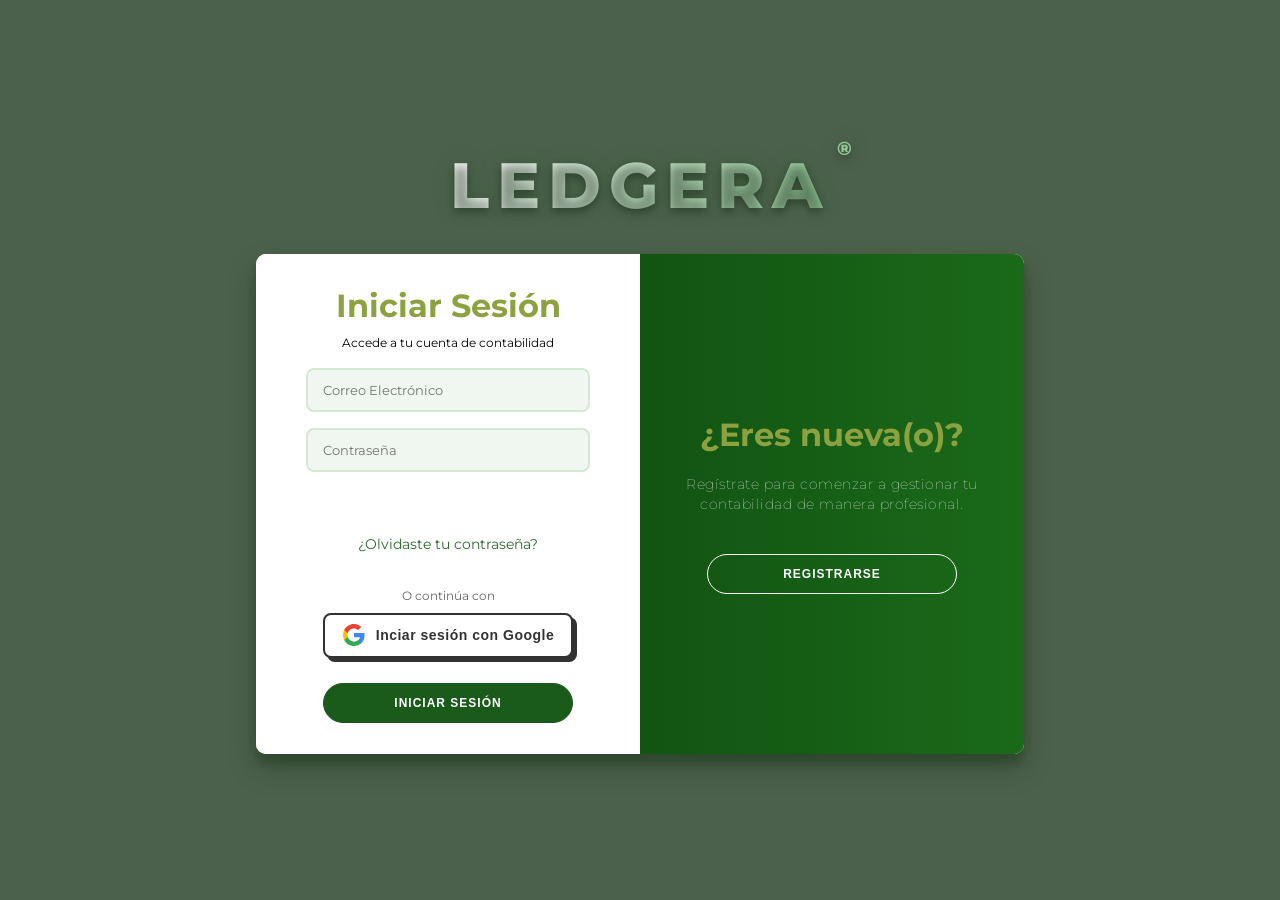
<file: web/Login Ledgera/index.html>
<!DOCTYPE html>
<html lang="es">
<head>
    <meta charset="UTF-8">
    <meta name="viewport" content="width=device-width, initial-scale=1.0">
    <title>LEDGERA</title>
    <link rel="stylesheet" href="https://cdnjs.cloudflare.com/ajax/libs/font-awesome/6.4.0/css/all.min.css">
    <link rel="stylesheet" href="css/styles.css">
</head>
<body>

    <div class="brand-header">
        <h1 class="brand-title">LEDGERA</h1>
    </div>

    <div class="container" id="container">
        <!-- Formulario de Registro -->
        <div class="form-container sign-up-container">
            <form id="registerForm">
                <h1>Crear Cuenta</h1>
                <span>Regístrate con tu correo electrónico</span>
                <input type="text" id="registerName" placeholder="Nombre Completo" required />
                <input type="email" id="registerEmail" placeholder="Correo Electrónico" required />
                <input type="password" id="registerPassword" placeholder="Contraseña (mín 8 caracteres)" required />
                <input type="password" id="registerConfirmPassword" placeholder="Confirmar Contraseña" required />
                <div class="message-container">
                    <span class="error-message" id="registerError"></span>
                    <span class="success-message" id="registerSuccess"></span>
                </div>
                <button type="submit">Registrarse</button>
            </form>
        </div>

        <!-- Formulario de Login -->
        <div class="form-container sign-in-container">
            <form id="loginForm">
                <h1>Iniciar Sesión</h1>
                <span>Accede a tu cuenta de contabilidad</span>
                <input type="email" id="loginEmail" placeholder="Correo Electrónico" required />
                <input type="password" id="loginPassword" placeholder="Contraseña" required />
                <div class="message-container">
                    <span class="error-message" id="loginError"></span>
                    <span class="success-message" id="loginSuccess"></span>
                </div>
                <a href="#" id="forgotPassword">¿Olvidaste tu contraseña?</a>
                
                <!-- Botón de Google -->
                <div class="social-login">
                    <span class="separator-text">O continúa con</span>
                    <button type="button" id="googleLogin" class="oauthButton">
                        <svg class="icon" viewBox="0 0 24 24">
                            <path d="M22.56 12.25c0-.78-.07-1.53-.2-2.25H12v4.26h5.92c-.26 1.37-1.04 2.53-2.21 3.31v2.77h3.57c2.08-1.92 3.28-4.74 3.28-8.09z" fill="#4285F4"/>
                            <path d="M12 23c2.97 0 5.46-.98 7.28-2.66l-3.57-2.77c-.98.66-2.23 1.06-3.71 1.06-2.86 0-5.29-1.93-6.16-4.53H2.18v2.84C3.99 20.53 7.7 23 12 23z" fill="#34A853"/>
                            <path d="M5.84 14.09c-.22-.66-.35-1.36-.35-2.09s.13-1.43.35-2.09V7.07H2.18C1.43 8.55 1 10.22 1 12s.43 3.45 1.18 4.93l2.85-2.22.81-.62z" fill="#FBBC05"/>
                            <path d="M12 5.38c1.62 0 3.06.56 4.21 1.64l3.15-3.15C17.45 2.09 14.97 1 12 1 7.7 1 3.99 3.47 2.18 7.07l3.66 2.84c.87-2.6 3.3-4.53 6.16-4.53z" fill="#EA4335"/>
                            <path d="M1 1h22v22H1z" fill="none"/>
                        </svg>
                        Inciar sesión con Google
                    </button>
                </div>

                <button type="submit" class="btn-login">Iniciar Sesión</button>
            </form>
        </div>

        <!-- Paneles de Overlay -->
        <div class="overlay-container">
            <div class="overlay">
                <div class="overlay-panel overlay-left">
                    <h1>¡Bienvenido de nuevo!</h1>
                    <p>Si ya tienes una cuenta, inicia sesión para acceder a tu sistema contable.</p>
                    <button class="ghost" id="signIn" type="button">Iniciar Sesión</button>
                </div>
                <div class="overlay-panel overlay-right">
                    <h1>¿Eres nueva(o)?</h1>
                    <p>Regístrate para comenzar a gestionar tu contabilidad de manera profesional.</p>
                    <button class="ghost" id="signUp" type="button">Registrarse</button>
                </div>
            </div>
        </div>
    </div>

    <script src="js/auth.js"></script>
</body>
</html>
</file>
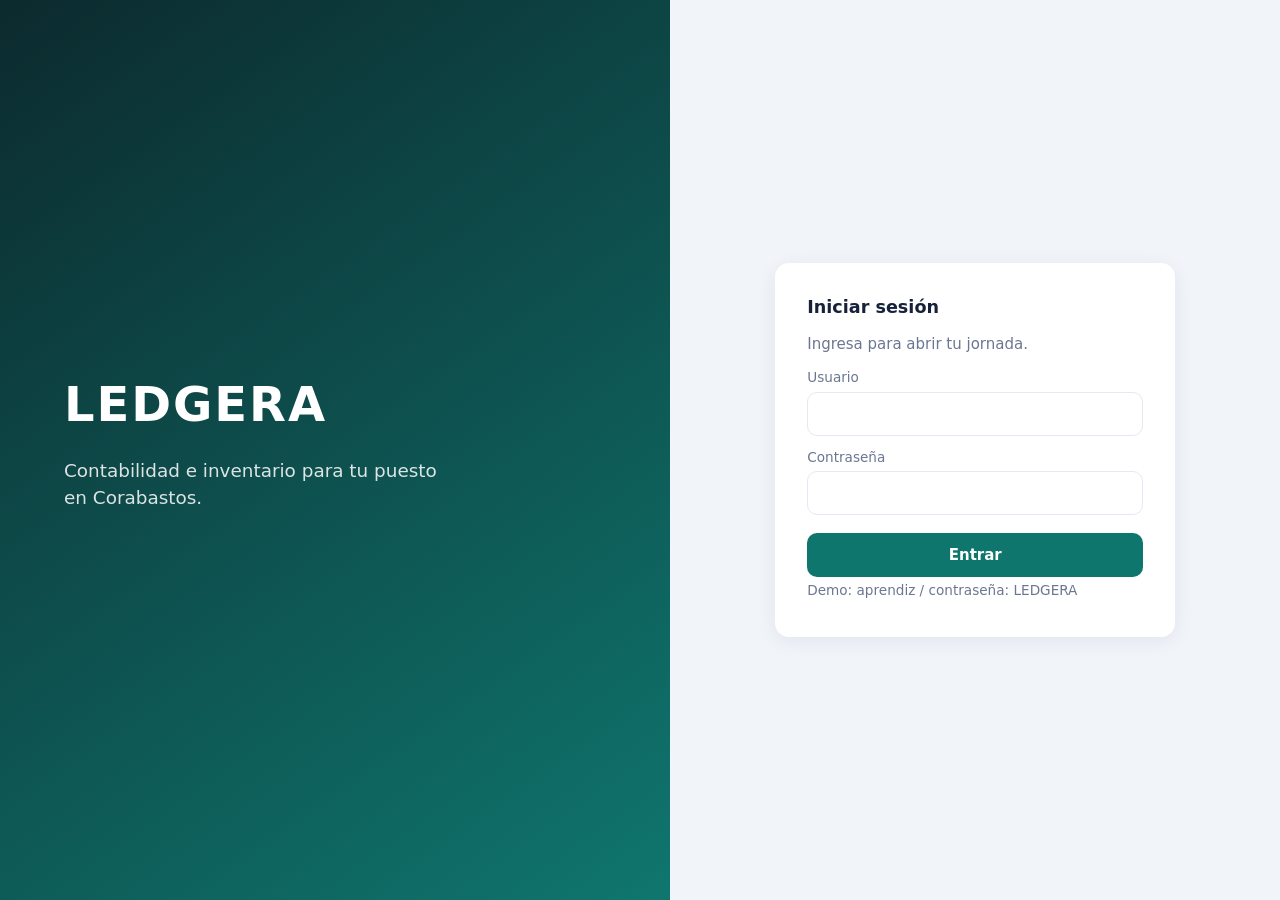
<file: web/Ventas/index/index.html>
<!DOCTYPE html>
<html lang="es">
<head>
  <meta charset="UTF-8">
  <meta name="viewport" content="width=device-width, initial-scale=1.0">
  <title>LEDGERA</title>
  <link rel="stylesheet" href="../css/styles.css">
</head>
<body>

  <!-- Aviso de conexión (RIH-011) -->
  <div id="banner-conexion" class="banner-conexion" hidden>
    Sin conexión. No se pueden registrar operaciones hasta que vuelva la señal.
  </div>

  <!-- PANTALLA 1: INICIO DE SESIÓN (RF-001) -->
  <section id="pantalla-login" class="pantalla-acceso">
    <div class="acceso-marca">
      <h1>LEDGERA</h1>
      <p>Contabilidad e inventario para tu puesto en Corabastos.</p>
    </div>
    <div class="acceso-formulario">
      <div class="tarjeta tarjeta-acceso">
        <h2>Iniciar sesión</h2>
        <p class="texto-suave">Ingresa para abrir tu jornada.</p>
        <form id="form-login">
          <label for="login-usuario">Usuario</label>
          <input id="login-usuario" type="text" autocomplete="username" required>
          <label for="login-clave">Contraseña</label>
          <input id="login-clave" type="password" autocomplete="current-password" required>
          <p id="login-error" class="texto-error"></p>
          <button type="submit" class="boton boton-primario boton-ancho">Entrar</button>
          <p class="texto-suave texto-pequeno">Demo: aprendiz / contraseña: LEDGERA</p>
        </form>
      </div>
    </div>
  </section>

  <!-- PANTALLA 2: APERTURA DE CAJA (RF-020) -->
  <section id="pantalla-apertura" class="pantalla-acceso" hidden>
    <div class="acceso-marca">
      <h1>LEDGERA</h1>
      <p>Sin jornada abierta no se registran operaciones.</p>
    </div>
    <div class="acceso-formulario">
      <div class="tarjeta tarjeta-acceso">
        <h2>Abrir caja</h2>
        <p id="apertura-saludo"></p>
        <form id="form-apertura">
          <label for="apertura-base">Base inicial en efectivo (COP)</label>
          <input id="apertura-base" type="text" inputmode="numeric" required>
          <p id="apertura-sugerido" class="texto-suave texto-pequeno"></p>
          <p id="apertura-error" class="texto-error"></p>
          <button type="submit" class="boton boton-primario boton-ancho">Abrir jornada</button>
        </form>
      </div>
    </div>
  </section>

  <!-- PANTALLA 3: APLICACIÓN (barra lateral + vistas) -->
  <section id="pantalla-app" hidden>
    <div class="layout">

      <aside class="lateral">
        <div class="lateral-logo">LEDGERA</div>
        <nav class="lateral-menu">
          <a class="menu-item activo" data-vista="ventas">Ventas</a>
          <a class="menu-item" data-vista="compras">Compras</a>
          <a class="menu-item" data-vista="inventario">Inventario</a>
          <a class="menu-item" data-vista="clientes">Clientes y fiados </a>
          <a class="menu-item" data-vista="egresos">Egresos </a>
          <a class="menu-item" data-vista="caja">Cierre de caja </a>
        </nav>
        <div class="lateral-usuario">
          <span id="barra-base" class="insignia insignia-lateral"></span>
          <small>Sesión activa</small>
          <strong id="barra-usuario"></strong>
          <button id="btn-salir" class="boton boton-fantasma" type="button">Cerrar sesión</button>
        </div>
      </aside>

      <div class="contenido">

        <!-- ============ VISTA: VENTAS (RF-010, RF-011) ============ -->
        <section id="vista-ventas" class="vista">
          <header class="encabezado">
            <div>
              <h1>Registro de ventas</h1>
              <p class="texto-suave">Selecciona los productos y confirma el pago.</p>
            </div>
          </header>

          <div class="zona-trabajo">
            <div class="columna-principal">
              <section class="tarjeta">
                <div class="tarjeta-cabecera">
                  <h2>Productos</h2>
                  <input id="buscador" type="search" class="buscador" placeholder="Buscar producto o calidad...">
                </div>
                <div id="catalogo" class="catalogo"></div>
              </section>

              <section class="tarjeta">
                <h2>Ventas de hoy</h2>
                <div class="tabla-contenedor">
                  <table class="tabla">
                    <thead>
                      <tr><th>#</th><th>Hora</th><th>Cliente</th><th>Canal</th><th>Pago</th><th class="derecha">Total</th></tr>
                    </thead>
                    <tbody id="historial"></tbody>
                  </table>
                </div>
              </section>
            </div>

            <aside class="ticket tarjeta">
              <h2>Venta actual</h2>
              <div id="carrito" class="carrito"></div>

              <h3>Canal</h3>
              <div class="selector-canal">
                <button type="button" class="opcion-canal activa" data-canal="Mostrador">Mostrador</button>
                <button type="button" class="opcion-canal" data-canal="Domicilio">Domicilio</button>
              </div>

              <h3>Forma de pago</h3>
              <div id="bloque-pagos">
                <div class="atajos">
                  <button type="button" class="atajo" data-todo="efectivo">Todo efectivo</button>
                  <button type="button" class="atajo" data-todo="digital">Todo digital</button>
                  <button type="button" class="atajo" data-todo="fiado">Todo fiado</button>
                </div>
                <div class="fila-dos">
                  <div>
                    <label for="pago-efectivo">Efectivo</label>
                    <input id="pago-efectivo" type="text" inputmode="numeric" value="0">
                  </div>
                  <div>
                    <label for="pago-digital">Digital</label>
                    <input id="pago-digital" type="text" inputmode="numeric" value="0">
                  </div>
                </div>
                <div class="fila-dos">
                  <div>
                    <label for="pago-medio">Medio digital</label>
                    <select id="pago-medio">
                      <option>Nequi</option>
                      <option>Daviplata</option>
                      <option>Bre-B</option>
                    </select>
                  </div>
                  <div>
                    <label for="pago-fiado">Fiado</label>
                    <input id="pago-fiado" type="text" inputmode="numeric" value="0">
                  </div>
                </div>
                <div id="bloque-cliente" hidden>
                  <label for="pago-cliente">Cliente (obligatorio si hay fiado)</label>
                  <select id="pago-cliente"></select>
                </div>
              </div>

              <div class="resumen">
                <span class="resumen-etiqueta">Total a cobrar</span>
                <span id="resumen-total" class="resumen-total">$0</span>
                <p id="resumen-vence" class="texto-suave"></p>
                <div id="resumen-errores"></div>
              </div>

              <button id="btn-confirmar" type="button" class="boton boton-primario boton-grande boton-ancho" disabled>
                Confirmar venta
              </button>
            </aside>
          </div>
        </section>

        <!-- ============ VISTA: COMPRAS Y PROVEEDORES (RF-004, RF-006) ============ -->
        <section id="vista-compras" class="vista" hidden>
          <header class="encabezado">
            <div>
              <h1>Compras y proveedores</h1>
              <p class="texto-suave">Registra la mercancía que llega. Cada entrada genera una deuda con el proveedor.</p>
            </div>
          </header>

          <div class="rejilla-dos">
            <div class="pila">

              <section class="tarjeta">
                <h2>Nueva entrada de mercancía</h2>

                <div class="fila-proveedor">
                  <div>
                    <label for="compra-proveedor">Proveedor</label>
                    <select id="compra-proveedor"></select>
                  </div>
                  <button id="btn-nuevo-proveedor" type="button" class="boton boton-secundario">+ Nuevo proveedor</button>
                </div>

                <form id="form-proveedor" class="subformulario" hidden>
                  <h3>Nuevo proveedor</h3>
                  <div class="fila-dos">
                    <div>
                      <label for="prov-nombre">Nombre o razón social</label>
                      <input id="prov-nombre" type="text" required>
                    </div>
                    <div>
                      <label for="prov-telefono">Teléfono (opcional)</label>
                      <input id="prov-telefono" type="text" inputmode="numeric">
                    </div>
                  </div>
                  <button type="submit" class="boton boton-primario boton-pequeno">Guardar y seleccionar</button>
                </form>

                <label for="compra-documento">Número de factura o remisión (opcional)</label>
                <input id="compra-documento" type="text" placeholder="Ej: REM-2026-002">

                <h3>Productos recibidos</h3>
                <div class="fila-linea">
                  <div>
                    <label for="compra-producto">Producto y calidad</label>
                    <select id="compra-producto"></select>
                  </div>
                  <div>
                    <label for="compra-cantidad">Cantidad</label>
                    <input id="compra-cantidad" type="text" inputmode="numeric" placeholder="0">
                  </div>
                  <div>
                    <label for="compra-costo">Costo unitario</label>
                    <input id="compra-costo" type="text" inputmode="numeric" placeholder="0">
                  </div>
                  <button id="btn-agregar-linea" type="button" class="boton boton-secundario">Agregar</button>
                </div>

                <div class="tabla-contenedor">
                  <table class="tabla">
                    <thead>
                      <tr><th>Producto</th><th class="derecha">Cantidad</th><th class="derecha">Costo</th><th class="derecha">Subtotal</th><th></th></tr>
                    </thead>
                    <tbody id="compra-lineas"></tbody>
                  </table>
                </div>

                <div class="resumen">
                  <span class="resumen-etiqueta">Total a pagar al proveedor</span>
                  <span id="compra-total" class="resumen-total">$0</span>
                </div>
                <button id="btn-confirmar-entrada" type="button" class="boton boton-primario boton-grande boton-ancho" disabled>
                  Confirmar entrada
                </button>
              </section>

              <section class="tarjeta">
                <h2>Entradas registradas</h2>
                <div class="tabla-contenedor">
                  <table class="tabla">
                    <thead>
                      <tr><th>#</th><th>Proveedor</th><th>Documento</th><th class="derecha">Total</th><th class="derecha">Saldo</th><th>Estado</th></tr>
                    </thead>
                    <tbody id="tabla-entradas"></tbody>
                  </table>
                </div>
              </section>
            </div>

            <section class="tarjeta">
              <h2>Proveedores</h2>
              <div class="tabla-contenedor">
                <table class="tabla">
                  <thead>
                    <tr><th>Nombre</th><th>Teléfono</th><th class="derecha">Saldo</th><th>Estado</th><th></th></tr>
                  </thead>
                  <tbody id="tabla-proveedores"></tbody>
                </table>
              </div>
            </section>
          </div>
        </section>

              <!-- ============ VISTA: INVENTARIO (RF-007, RF-008, RF-009) ============ -->
        <section id="vista-inventario" class="vista" hidden>
          <header class="encabezado">
            <div>
              <h1>Inventario</h1>
              <p class="texto-suave">Existencias por producto y calidad, precios del día y ajustes.</p>
            </div>
          </header>

          <div class="rejilla-dos">
            <div class="pila">
              <section class="tarjeta">
                <h2>Existencias y precios</h2>
                <div class="tabla-contenedor">
                  <table class="tabla">
                    <thead>
                      <tr><th>Producto</th><th>Calidad</th><th class="derecha">Stock</th><th class="derecha">Mínimo</th><th>Estado</th><th>Precio de venta</th></tr>
                    </thead>
                    <tbody id="tabla-inventario"></tbody>
                  </table>
                </div>
              </section>

              <section class="tarjeta">
                <h2>Movimientos de hoy</h2>
                <div class="tabla-contenedor">
                  <table class="tabla">
                    <thead>
                      <tr><th>Hora</th><th>Tipo</th><th>Producto</th><th class="derecha">Cantidad</th><th>Usuario</th></tr>
                    </thead>
                    <tbody id="tabla-movimientos"></tbody>
                  </table>
                </div>
              </section>

              <section class="tarjeta">
                <h2>Historial de cambios de precio</h2>
                <div class="tabla-contenedor">
                  <table class="tabla">
                    <thead>
                      <tr><th>Hora</th><th>Producto</th><th class="derecha">Anterior</th><th class="derecha">Nuevo</th><th>Origen</th><th>Usuario</th></tr>
                    </thead>
                    <tbody id="tabla-cambios"></tbody>
                  </table>
                </div>
              </section>
            </div>

            <div class="pila">
              <section class="tarjeta">
                <h2>Ajuste de inventario</h2>
                <form id="form-ajuste">
                  <label for="ajuste-item">Producto y calidad</label>
                  <select id="ajuste-item" required></select>

                  <label for="ajuste-tipo">Tipo de ajuste</label>
                  <select id="ajuste-tipo">
                    <option value="Merma">Merma (pérdida o daño)</option>
                    <option value="Correccion_conteo">Corrección por conteo físico</option>
                  </select>

                  <label for="ajuste-cantidad" id="ajuste-etiqueta">Unidades perdidas</label>
                  <input id="ajuste-cantidad" type="text" inputmode="numeric" required>

                  <label for="ajuste-motivo">Motivo (obligatorio)</label>
                  <input id="ajuste-motivo" type="text" required>

                  <button type="submit" class="boton boton-primario boton-ancho">Registrar ajuste</button>
                </form>
              </section>

              <section class="tarjeta">
                <h2>Nuevo producto o calidad</h2>
                <form id="form-nuevo-item">
                  <div class="fila-dos">
                    <div>
                      <label for="nuevo-producto">Producto</label>
                      <input id="nuevo-producto" type="text" required>
                    </div>
                    <div>
                      <label for="nuevo-calidad">Calidad</label>
                      <input id="nuevo-calidad" type="text" required>
                    </div>
                  </div>
                  <div class="fila-dos">
                    <div>
                      <label for="nuevo-minimo">Stock mínimo</label>
                      <input id="nuevo-minimo" type="text" inputmode="numeric" value="0">
                    </div>
                    <div>
                      <label for="nuevo-precio">Precio de venta</label>
                      <input id="nuevo-precio" type="text" inputmode="numeric" value="0">
                    </div>
                  </div>
                  <button type="submit" class="boton boton-secundario boton-ancho">Crear</button>
                </form>
              </section>
            </div>
          </div>
        </section>
<!-- ============ VISTA: CLIENTES Y FIADOS (RF-005, RF-012, RF-013) ============ -->
<section id="vista-clientes" class="vista" hidden>
  <header class="encabezado"><div>
    <h1>Clientes y fiados</h1>
    <p class="texto-suave">Cartera pendiente, alertas de mora y abonos. Cada abono se aplica a una venta específica.</p>
  </div></header>
  <div class="rejilla-dos">
    <div class="pila">
      <section class="tarjeta">
        <h2>Cartera pendiente</h2>
        <div class="fila-dos">
          <div class="resumen"><span class="resumen-etiqueta">Cartera total</span><span id="cartera-total" class="resumen-total">$0</span></div>
          <div class="resumen"><span class="resumen-etiqueta">Cartera vencida</span><span id="cartera-vencida" class="resumen-total">$0</span></div>
        </div>
        <div class="tabla-contenedor">
          <table class="tabla">
            <thead><tr><th>Cliente</th><th>Teléfono</th><th>Vence</th><th>Mora</th><th class="derecha">Saldo</th><th></th></tr></thead>
            <tbody id="tabla-cartera"></tbody>
          </table>
        </div>
      </section>
      <section class="tarjeta">
        <h2>Abonos de hoy</h2>
        <div class="tabla-contenedor">
          <table class="tabla">
            <thead><tr><th>Hora</th><th>Cliente</th><th>Medio</th><th class="derecha">Recibido</th><th class="derecha">Aplicado</th></tr></thead>
            <tbody id="tabla-abonos"></tbody>
          </table>
        </div>
      </section>
    </div>
    <div class="pila">
      <section class="tarjeta">
        <h2>Registrar abono</h2>
        <form id="form-abono">
          <label for="abono-credito">Deuda a la que se abona</label>
          <select id="abono-credito"></select>
          <div class="fila-dos">
            <div>
              <label for="abono-monto">Monto recibido (COP)</label>
              <input id="abono-monto" type="text" inputmode="numeric">
            </div>
            <div>
              <label for="abono-medio">Medio de pago</label>
              <select id="abono-medio">
                <option>Efectivo</option><option>Nequi</option><option>Daviplata</option><option>Bre-B</option>
              </select>
            </div>
          </div>
          <p id="abono-ayuda" class="texto-suave texto-pequeno"></p>
          <button type="submit" class="boton boton-primario boton-ancho">Registrar abono</button>
        </form>
      </section>
      <section class="tarjeta">
        <h2>Clientes</h2>
        <div class="tabla-contenedor">
          <table class="tabla">
            <thead><tr><th>Nombre</th><th>Teléfono</th><th class="derecha">Plazo</th><th class="derecha">Saldo</th></tr></thead>
            <tbody id="tabla-clientes"></tbody>
          </table>
        </div>
      </section>
      <section class="tarjeta">
        <h2>Nuevo cliente</h2>
        <form id="form-cliente">
          <div class="fila-dos">
            <div><label for="cli-nombre">Nombre</label><input id="cli-nombre" type="text"></div>
            <div><label for="cli-telefono">Teléfono</label><input id="cli-telefono" type="text" inputmode="numeric"></div>
          </div>
          <label for="cli-plazo">Plazo de crédito (días)</label>
          <input id="cli-plazo" type="text" inputmode="numeric" value="15">
          <button type="submit" class="boton boton-secundario boton-ancho">Guardar cliente</button>
        </form>
      </section>
    </div>
  </div>
</section>

        <!-- ============ VISTA: EGRESOS (RF-014) ============ -->
<section id="vista-egresos" class="vista" hidden>
  <header class="encabezado"><div>
    <h1>Egresos de caja</h1>
    <p class="texto-suave">Pagos a proveedores, gastos de urgencia y otros. Solo el efectivo reduce la caja esperada.</p>
  </div></header>
  <div class="rejilla-dos">
    <section class="tarjeta">
      <h2>Registrar egreso</h2>
      <form id="form-egreso">
        <label for="egreso-categoria">Categoría</label>
        <select id="egreso-categoria">
          <option value="Pago_proveedor">Pago a proveedor</option>
          <option value="Gasto_urgencia">Gasto de urgencia</option>
          <option value="Otros">Otros</option>
        </select>
        <div id="egreso-bloque-factura">
          <label for="egreso-factura">Factura pendiente</label>
          <select id="egreso-factura"></select>
        </div>
        <div id="egreso-bloque-nota" hidden>
          <label for="egreso-nota">Nota explicativa (obligatoria)</label>
          <input id="egreso-nota" type="text">
        </div>
        <div class="fila-dos">
          <div>
            <label for="egreso-monto">Monto (COP)</label>
            <input id="egreso-monto" type="text" inputmode="numeric" required>
          </div>
          <div>
            <label for="egreso-medio">Medio de pago</label>
            <select id="egreso-medio">
              <option>Efectivo</option><option>Nequi</option><option>Daviplata</option><option>Bre-B</option>
            </select>
          </div>
        </div>
        <p id="egreso-ayuda" class="texto-suave texto-pequeno"></p>
        <button type="submit" class="boton boton-primario boton-ancho">Registrar egreso</button>
      </form>
    </section>
    <section class="tarjeta">
      <h2>Egresos de hoy</h2>
      <div class="tabla-contenedor">
        <table class="tabla">
          <thead><tr><th>Hora</th><th>Categoría</th><th>Detalle</th><th>Medio</th><th class="derecha">Monto</th></tr></thead>
          <tbody id="tabla-egresos"></tbody>
        </table>
      </div>
    </section>
  </div>
</section>

<!-- ============ VISTA: CIERRE DE CAJA (RF-015, RF-018) ============ -->
<section id="vista-caja" class="vista" hidden>
  <header class="encabezado"><div>
    <h1>Cierre de caja</h1>
    <p class="texto-suave">Compara el efectivo esperado con el efectivo contado.</p>
  </div></header>
  <div class="rejilla-dos">
    <div class="pila">
      <section class="tarjeta">
        <h2>Efectivo esperado</h2>
        <table class="tabla"><tbody id="caja-detalle"></tbody></table>
        <div class="resumen">
          <span class="resumen-etiqueta">Efectivo esperado en caja</span>
          <span id="caja-esperado" class="resumen-total">$0</span>
        </div>
        <h3>Fuera de la caja física (informativo)</h3>
        <table class="tabla"><tbody id="caja-digital"></tbody></table>
      </section>
      <section class="tarjeta">
        <h2>Cierres anteriores</h2>
        <div class="tabla-contenedor">
          <table class="tabla">
            <thead><tr><th>Fecha</th><th class="derecha">Esperado</th><th class="derecha">Contado</th><th class="derecha">Diferencia</th><th>Estado</th></tr></thead>
            <tbody id="caja-historial"></tbody>
          </table>
        </div>
      </section>
    </div>
    <section class="tarjeta">
      <h2>Contar y cerrar</h2>
      <label for="caja-contado">Efectivo contado (COP)</label>
      <input id="caja-contado" type="text" inputmode="numeric" placeholder="0">
      <div class="resumen">
        <span class="resumen-etiqueta">Diferencia (contado − esperado)</span>
        <span id="caja-diferencia" class="resumen-total">—</span>
        <p id="caja-mensaje" class="texto-suave"></p>
      </div>
      <div id="caja-bloque-explicacion" hidden>
        <label for="caja-explicacion">Explicación de la diferencia (obligatoria)</label>
        <input id="caja-explicacion" type="text">
      </div>
      <button id="btn-cerrar-caja" type="button" class="boton boton-primario boton-grande boton-ancho" disabled>Confirmar cierre</button>
    </section>
  </div>
</section>
        

      </div>
    </div>
  </section>

  <div id="aviso" class="aviso"></div>

  <!-- Orden obligatorio: api.js, app.js y después los módulos -->
  <script src="../js/api.js"></script>
  <script src="../js/app.js"></script>
  <script src="../js/compras.js"></script>
  <script src="../js/inventario.js"></script>
  <script src="../js/egresos.js"></script>
  <script src="../js/caja.js"></script>
  <script src="../js/clientes.js"></script>
</body>
</html>
</file>
<file: web/Login Ledgera/css/styles.css>
@import url('https://fonts.googleapis.com/css?family=Montserrat:400,800');

* {
    box-sizing: border-box;
    margin: 0;
    padding: 0;
}

body {
    background: url('https://images.unsplash.com/photo-1500382017468-9049fed747ef?w=1920&q=80') no-repeat center center fixed;
    background-size: cover;
    display: flex;
    justify-content: center;
    align-items: center;
    flex-direction: column;
    font-family: 'Montserrat', sans-serif;
    height: 100vh;
    margin: 0;
    position: relative;
    overflow: hidden;
}

.brand-header {
    text-align: center;
    z-index: 1;
    margin-bottom: 30px;
    animation: fadeInDown 0.8s ease-out;
}

.brand-title {
    font-size: 4rem;
    font-weight: 800;
    color: #ffffff;
    text-shadow: 
        0 4px 8px rgba(0, 0, 0, 0.3),
        0 0 20px rgba(26, 90, 26, 0.3);
    letter-spacing: 8px;
    margin: 0;
    font-family: 'Montserrat', sans-serif;
    background: linear-gradient(135deg, #ffffff 0%, #90c695 100%);
    -webkit-background-clip: text;
    -webkit-text-fill-color: transparent;
    background-clip: text;
    position: relative;
}

.brand-title::after {
    content: '®';
    font-size: 1.2rem;
    -webkit-text-fill-color: #90c695;
    position: absolute;
    top: -10px;
    right: -30px;
}

/* Capa oscura sobre el fondo */
body::before {
    content: '';
    position: absolute;
    top: 0;
    left: 0;
    right: 0;
    bottom: 0;
    background: rgba(0, 30, 0, 0.7);
    z-index: 0;
}

h1 {
    font-weight: bold;
    margin: 0;
    color: #8ca140;
}

h2 {
    text-align: center;
    color: white;
    margin-bottom: 20px;
    font-size: 2.5rem;
    font-weight: 800;
    text-shadow: 2px 2px 4px rgba(0,0,0,0.3);
}

p {
    font-size: 14px;
    font-weight: 100;
    line-height: 20px;
    letter-spacing: 0.5px;
    margin: 20px 0 30px;
}

span {
    font-size: 12px;
    display: block;
    margin: 10px 0;
}

a {
    color: #2d6a2d;
    font-size: 14px;
    text-decoration: none;
    margin: 15px 0;
    transition: color 0.3s;
}

a:hover {
    color: #1a4a1a;
}

/* Botones principales */
button {
    border-radius: 20px;
    border: 1px solid #1a5a1a;
    background-color: #1a5a1a;
    color: #FFFFFF;
    font-size: 12px;
    font-weight: bold;
    padding: 12px 45px;
    letter-spacing: 1px;
    text-transform: uppercase;
    transition: all 0.3s ease;
    cursor: pointer;
    margin-top: 10px;
    width: 100%;
    max-width: 250px;
}

button:hover {
    background-color: #0d3d0d;
    border-color: #0d3d0d;
    transform: scale(1.02);
}

button:active {
    transform: scale(0.95);
}

button:focus {
    outline: none;
}

button.ghost {
    background-color: transparent;
    border-color: #FFFFFF;
    color: #FFFFFF;
}

button.ghost:hover {
    background-color: rgba(255, 255, 255, 0.1);
}

/* Botón de Google */
.oauthButton {
    display: flex;
    justify-content: center;
    align-items: center;
    gap: 10px;
    width: 100%;
    max-width: 250px;
    height: 45px;
    border-radius: 8px;
    border: 2px solid #323232;
    background-color: #ffffff;
    box-shadow: 4px 4px #323232;
    font-size: 14px;
    font-weight: 600;
    color: #323232;
    cursor: pointer;
    transition: all 250ms;
    position: relative;
    overflow: hidden;
    z-index: 1;
    padding: 0 15px;
    margin: 5px auto;
    text-transform: none;
    letter-spacing: 0.5px;
}

.oauthButton::before {
    content: "";
    position: absolute;
    top: 0;
    left: 0;
    height: 100%;
    width: 0;
    background-color: #212121;
    z-index: -1;
    box-shadow: 4px 8px 19px -3px rgba(0, 0, 0, 0.27);
    transition: all 250ms;
}

.oauthButton:hover {
    color: #e8e8e8;
    transform: scale(1.02);
    border-color: #212121;
}

.oauthButton:hover::before {
    width: 100%;
}

.oauthButton .icon {
    width: 1.5rem;
    height: 1.5rem;
    flex-shrink: 0;
}

/* Formularios */
form {
    background-color: #FFFFFF;
    display: flex;
    align-items: center;
    justify-content: center;
    flex-direction: column;
    padding: 0 50px;
    height: 100%;
    text-align: center;
}

input {
    background-color: #f0f7f0;
    border: 2px solid #d4e8d4;
    border-radius: 8px;
    padding: 12px 15px;
    margin: 8px 0;
    width: 100%;
    max-width: 300px;
    transition: border-color 0.3s;
    font-family: 'Montserrat', sans-serif;
}

input:focus {
    outline: none;
    border-color: #1a5a1a;
    box-shadow: 0 0 8px rgba(26, 90, 26, 0.2);
}

/* Contenedor principal */
.container {
    background-color: #fff;
    border-radius: 10px;
    box-shadow: 0 14px 28px rgba(0, 30, 0, 0.25), 
                0 10px 10px rgba(0, 30, 0, 0.22);
    position: relative;
    overflow: hidden;
    width: 768px;
    max-width: 100%;
    min-height: 500px;
    z-index: 1;
}

.form-container {
    position: absolute;
    top: 0;
    height: 100%;
    transition: all 0.6s ease-in-out;
}

.sign-in-container {
    left: 0;
    width: 50%;
    z-index: 2;
}

.container.right-panel-active .sign-in-container {
    transform: translateX(100%);
}

.sign-up-container {
    left: 0;
    width: 50%;
    opacity: 0;
    z-index: 1;
}

.container.right-panel-active .sign-up-container {
    transform: translateX(100%);
    opacity: 1;
    z-index: 5;
    animation: show 0.6s;
}

@keyframes show {
    0%, 49.99% {
        opacity: 0;
        z-index: 1;
    }
    
    50%, 100% {
        opacity: 1;
        z-index: 5;
    }
}

/* Overlay */
.overlay-container {
    position: absolute;
    top: 0;
    left: 50%;
    width: 50%;
    height: 100%;
    overflow: hidden;
    transition: transform 0.6s ease-in-out;
    z-index: 100;
}

.container.right-panel-active .overlay-container{
    transform: translateX(-100%);
}

.overlay {
    background: linear-gradient(to right, #0a3d0a, #1a6a1a);
    background-repeat: no-repeat;
    background-size: cover;
    background-position: 0 0;
    color: #FFFFFF;
    position: relative;
    left: -100%;
    height: 100%;
    width: 200%;
    transform: translateX(0);
    transition: all 0.6s ease-in-out;
}

.container.right-panel-active .overlay {
    transform: translateX(50%);
    background: linear-gradient(to right, #0a3d0a, #1a6a1a);
}

.overlay-panel {
    position: absolute;
    display: flex;
    align-items: center;
    justify-content: center;
    flex-direction: column;
    padding: 0 40px;
    text-align: center;
    top: 0;
    height: 100%;
    width: 50%;
    transform: translateX(0);
    transition: transform 0.6s ease-in-out;
}

.overlay-left {
    transform: translateX(-20%);
}

.container.right-panel-active .overlay-left {
    transform: translateX(0);
}

.overlay-right {
    right: 0;
    transform: translateX(0);
}

.container.right-panel-active .overlay-right {
    transform: translateX(20%);
}

/* Mensajes */
.message-container {
    width: 100%;
    max-width: 300px;
    min-height: 40px;
    display: flex;
    align-items: center;
    justify-content: center;
}

.error-message {
    color: #dc3545;
    font-size: 12px;
    margin: 5px 0;
    display: none;
    font-weight: bold;
}

.success-message {
    color: #28a745;
    font-size: 12px;
    margin: 5px 0;
    display: none;
    font-weight: bold;
}

/* Social Login */
.social-login {
    width: 100%;
    max-width: 300px;
    margin: 10px 0;
}

.social-login span {
    color: #666;
    font-size: 12px;
    margin: 10px 0;
}

.social-login .btn-google {
    width: 100%;
    max-width: 300px;
}

/* Responsive */
@media (max-width: 768px) {
    .container {
        min-height: 600px;
        width: 90%;
    }

    .form-container {
        width: 100%;
    }

    .sign-in-container {
        width: 100%;
    }

    .sign-up-container {
        width: 100%;
    }

    .overlay-container {
        display: none;
    }

    .container.right-panel-active .sign-in-container {
        transform: translateX(0);
    }

    .container.right-panel-active .sign-up-container {
        transform: translateX(0);
    }

    form {
        padding: 0 20px;
    }

    button {
        padding: 10px 30px;
    }
}

@media (max-width: 480px) {
    .container {
        min-height: 550px;
        width: 95%;
    }

    input {
        padding: 10px 12px;
        font-size: 14px;
    }

    h1 {
        font-size: 24px;
    }

    button {
        font-size: 11px;
        padding: 10px 25px;
    }
}
</file>
<file: web/Ventas/css/styles.css>
/* ==========================================================
   LEDGERA · Estilos del módulo de ventas
   Diseño de ESCRITORIO primero (≥ 1100 px).
   El apilado para pantallas pequeñas queda al final como
   fase posterior.
   ========================================================== */

/* ---------- 1. Variables de diseño ---------- */
:root {
  --color-fondo: #f1f4f9;
  --color-superficie: #ffffff;
  --color-texto: #16213a;
  --color-texto-suave: #6b7691;
  --color-primario: #0f766e;
  --color-primario-claro: #14b8a6;
  --color-primario-oscuro: #0b5f58;
  --color-lateral: #0c2a2e;
  --color-alerta: #b45309;
  --color-error: #dc2626;
  --color-borde: #e3e8f2;
  --color-resalte: #eef2f9;
  --radio: 14px;
  --sombra: 0 4px 20px rgba(22, 33, 58, 0.07);
  --ancho-lateral: 230px;
  --ancho-ticket: 430px;
}

/* ---------- 2. Reinicio y base ---------- */
* { box-sizing: border-box; }
[hidden] { display: none !important; }

body {
  margin: 0;
  background: var(--color-fondo);
  color: var(--color-texto);
  font: 15px/1.45 "Segoe UI", system-ui, -apple-system, Roboto, sans-serif;
}

h1 { margin: 0; font-size: 1.5rem; }
h2 { margin: 0 0 14px; font-size: 1.1rem; }
h3 { margin: 18px 0 8px; font-size: 0.8rem; text-transform: uppercase; letter-spacing: 0.04em; color: var(--color-texto-suave); }

/* ---------- 3. Textos utilitarios ---------- */
.texto-suave { color: var(--color-texto-suave); margin: 4px 0; }
.texto-pequeno { font-size: 0.85rem; }
.texto-error { color: var(--color-error); font-weight: 600; font-size: 0.9rem; margin: 4px 0; }
.texto-alerta { color: var(--color-alerta); font-weight: 600; font-size: 0.9rem; margin: 4px 0; }
.derecha { text-align: right !important; }

/* ---------- 4. Banner de conexión ---------- */
.banner-conexion {
  position: sticky; top: 0; z-index: 50;
  padding: 10px; text-align: center; font-weight: 600;
  background: #f59e0b; color: #3b2a00;
}

/* ---------- 5. Tarjetas ---------- */
.tarjeta {
  background: var(--color-superficie);
  border-radius: var(--radio);
  box-shadow: var(--sombra);
  padding: 20px;
  animation: aparecer 0.3s ease;
}
.tarjeta-cabecera { display: flex; align-items: center; justify-content: space-between; gap: 16px; margin-bottom: 14px; }
.tarjeta-cabecera h2 { margin: 0; }

@keyframes aparecer {
  from { opacity: 0; transform: translateY(8px); }
  to   { opacity: 1; transform: none; }
}

/* ---------- 6. Pantallas de acceso (login y apertura) ---------- */
.pantalla-acceso { min-height: 100vh; display: grid; grid-template-columns: 1.1fr 1fr; }

.acceso-marca {
  display: flex; flex-direction: column; justify-content: center;
  padding: 0 64px;
  background: linear-gradient(145deg, var(--color-lateral), var(--color-primario));
  color: #fff;
}
.acceso-marca h1 { font-size: 3rem; letter-spacing: 0.04em; }
.acceso-marca p { font-size: 1.15rem; opacity: 0.85; max-width: 380px; }

.acceso-formulario { display: flex; align-items: center; justify-content: center; padding: 24px; }
.tarjeta-acceso { width: 100%; max-width: 400px; padding: 32px; }

/* ---------- 7. Formularios ---------- */
label { display: block; margin: 12px 0 4px; font-size: 0.85rem; color: var(--color-texto-suave); }

input, select {
  width: 100%;
  min-height: 44px;
  padding: 0 12px;
  border: 1.5px solid var(--color-borde);
  border-radius: 10px;
  background: #fff;
  font: inherit;
  transition: border-color 0.15s, box-shadow 0.15s;
}
input:focus, select:focus {
  outline: none;
  border-color: var(--color-primario-claro);
  box-shadow: 0 0 0 3px rgba(20, 184, 166, 0.2);
}

.fila-dos { display: grid; grid-template-columns: 1fr 1fr; gap: 10px; }
.buscador { max-width: 280px; }

/* ---------- 8. Botones ---------- */
.boton {
  min-height: 44px; padding: 0 18px;
  border: 0; border-radius: 10px;
  font: inherit; font-weight: 600; cursor: pointer;
  transition: background 0.15s, transform 0.1s;
}
.boton:active { transform: scale(0.98); }
.boton:disabled { opacity: 0.45; cursor: not-allowed; }

.boton-primario { background: var(--color-primario); color: #fff; }
.boton-primario:hover:not(:disabled) { background: var(--color-primario-oscuro); }
.boton-fantasma { background: rgba(255, 255, 255, 0.12); color: #fff; width: 100%; }
.boton-fantasma:hover { background: rgba(255, 255, 255, 0.22); }
.boton-ancho { width: 100%; margin-top: 14px; }
.boton-grande { min-height: 54px; font-size: 1.1rem; }

/* ---------- 9. Layout principal: barra lateral + contenido ---------- */
.layout { display: flex; min-height: 100vh; }

.lateral {
  position: sticky; top: 0;
  width: var(--ancho-lateral); height: 100vh;
  flex-shrink: 0;
  display: flex; flex-direction: column;
  padding: 20px 14px;
  background: var(--color-lateral);
  color: #fff;
}
.lateral-logo { padding: 4px 10px 24px; font-size: 1.3rem; font-weight: 800; letter-spacing: 0.06em; }
.lateral-menu { flex: 1; display: flex; flex-direction: column; gap: 4px; }

.menu-item {
  display: flex; align-items: center; justify-content: space-between;
  padding: 11px 12px; border-radius: 10px;
  color: rgba(255, 255, 255, 0.75); cursor: pointer;
}
.menu-item.activo { background: var(--color-primario); color: #fff; font-weight: 600; }
.menu-item.deshabilitado { cursor: not-allowed; opacity: 0.55; }
.menu-item small { font-size: 0.65rem; padding: 2px 6px; border-radius: 99px; background: rgba(255, 255, 255, 0.15); }

.lateral-usuario { padding-top: 14px; border-top: 1px solid rgba(255, 255, 255, 0.15); display: flex; flex-direction: column; gap: 6px; }
.lateral-usuario small { opacity: 0.6; }

.contenido { flex: 1; min-width: 0; padding: 24px 32px 40px; }

.encabezado { display: flex; align-items: center; justify-content: space-between; margin-bottom: 20px; }
.insignia { padding: 8px 16px; border-radius: 99px; background: #ccfbf1; color: var(--color-primario-oscuro); font-weight: 700; }

/* ---------- 10. Zona de trabajo: catálogo (izq.) + ticket (der.) ---------- */
.zona-trabajo { display: grid; grid-template-columns: 1fr var(--ancho-ticket); gap: 24px; align-items: start; }
.columna-principal { display: flex; flex-direction: column; gap: 24px; min-width: 0; }

.ticket { position: sticky; top: 24px; max-height: calc(100vh - 48px); overflow-y: auto; }

/* ---------- 11. Catálogo ---------- */
.catalogo { display: grid; grid-template-columns: repeat(auto-fill, minmax(190px, 1fr)); gap: 12px; }

.tarjeta-producto {
  padding: 14px;
  border: 1.5px solid var(--color-borde);
  border-radius: 12px;
  background: #fff;
  text-align: left; font: inherit; cursor: pointer;
  transition: border-color 0.15s, box-shadow 0.15s, transform 0.15s;
}
.tarjeta-producto:hover { border-color: var(--color-primario-claro); box-shadow: var(--sombra); transform: translateY(-2px); }
.tarjeta-producto strong { display: block; margin-bottom: 2px; }
.tarjeta-producto span { display: block; font-size: 0.88rem; color: var(--color-texto-suave); }
.tarjeta-producto .precio { margin-top: 6px; font-size: 1rem; font-weight: 700; color: var(--color-primario); }
.tarjeta-producto.stock-bajo { border-color: #f59e0b; background: #fffbeb; }
.tarjeta-producto.sin-stock { opacity: 0.5; }

/* ---------- 12. Carrito ---------- */
.carrito { max-height: 280px; overflow-y: auto; }
.linea-carrito {
  display: grid; grid-template-columns: 1fr auto; gap: 6px;
  padding: 10px 0; border-bottom: 1px solid var(--color-borde);
}
.aviso-stock { margin: 2px 0 0; font-size: 0.85rem; }
.linea-controles { grid-column: 1 / -1; display: flex; gap: 6px; align-items: center; }
.linea-controles .campo-cantidad { width: 58px; text-align: center; }
.linea-controles .campo-precio { flex: 1; }

.boton-cantidad {
  width: 40px; height: 44px;
  border: 0; border-radius: 10px;
  background: var(--color-resalte);
  font-size: 1.2rem; cursor: pointer;
}
.boton-cantidad:hover { background: #dde5f2; }

.etiqueta { padding: 2px 8px; border-radius: 99px; background: var(--color-resalte); font-size: 0.75rem; }
.etiqueta-fiado { background: #fee2e2; color: #991b1b; }

/* ---------- 13. Canal y atajos de pago ---------- */
.selector-canal { display: flex; gap: 8px; }
.opcion-canal {
  flex: 1; min-height: 44px;
  border: 1.5px solid var(--color-borde); border-radius: 10px;
  background: #fff; font: inherit; font-weight: 600; cursor: pointer;
}
.opcion-canal.activa { background: var(--color-primario); border-color: var(--color-primario); color: #fff; }

.atajos { display: flex; gap: 6px; flex-wrap: wrap; }
.atajo {
  min-height: 34px; padding: 0 14px;
  border: 0; border-radius: 99px;
  background: var(--color-resalte); font: inherit; cursor: pointer;
}
.atajo:hover { background: #dde5f2; }

/* ---------- 14. Resumen ---------- */
.resumen { margin: 18px 0 4px; padding: 14px; border-radius: 12px; background: #f0fdfa; }
.resumen-etiqueta { font-size: 0.85rem; color: var(--color-texto-suave); }
.resumen-total { display: block; font-size: 2rem; font-weight: 800; }

/* ---------- 15. Historial ---------- */
.tabla-contenedor { overflow-x: auto; }
.tabla { width: 100%; border-collapse: collapse; }
.tabla th {
  padding: 10px 8px; text-align: left;
  font-size: 0.78rem; text-transform: uppercase; letter-spacing: 0.04em;
  color: var(--color-texto-suave); border-bottom: 2px solid var(--color-borde);
}
.tabla td { padding: 11px 8px; border-bottom: 1px solid var(--color-borde); white-space: nowrap; }
.tabla tbody tr:hover { background: #f8fafc; }

/* ---------- 16. Aviso emergente ---------- */
.aviso {
  position: fixed; right: 28px; bottom: 28px; z-index: 60;
  padding: 14px 20px; border-radius: 12px;
  background: var(--color-texto); color: #fff;
  transform: translateY(90px); opacity: 0;
  transition: transform 0.3s, opacity 0.3s;
}
.aviso.visible { transform: none; opacity: 1; }
.aviso.error { background: var(--color-error); }

/* ---------- 17. Pantallas pequeñas (fase posterior, solo apilado básico) ---------- */
@media (max-width: 1100px) {
  .pantalla-acceso { grid-template-columns: 1fr; }
  .acceso-marca { display: none; }
  .layout { flex-direction: column; }
  .lateral { position: static; width: 100%; height: auto; }
  .lateral-menu { display: none; }
  .contenido { padding: 16px; }
  .zona-trabajo { grid-template-columns: 1fr; }
  .ticket { position: static; max-height: none; }
}
/* ==========================================================
   BLOQUE 2: navegación entre vistas, módulos nuevos y pulido
   ========================================================== */

/* ---------- Navegación ---------- */
.menu-item { user-select: none; transition: background 0.15s, color 0.15s; }
.menu-item:not(.activo):not(.deshabilitado):hover { background: rgba(255, 255, 255, 0.08); color: #fff; }
.insignia-lateral { display: block; text-align: center; margin-bottom: 8px; font-size: 0.85rem; }
.vista { animation: aparecer 0.25s ease; }

/* ---------- Distribución de dos columnas para los módulos nuevos ---------- */
.rejilla-dos { display: grid; grid-template-columns: 1.5fr 1fr; gap: 24px; align-items: start; }
.pila { display: flex; flex-direction: column; gap: 24px; min-width: 0; }

.fila-proveedor { display: grid; grid-template-columns: 1fr auto; gap: 12px; align-items: end; }
.fila-linea { display: grid; grid-template-columns: 2fr 1fr 1fr auto; gap: 10px; align-items: end; margin-bottom: 14px; }
.subformulario { margin: 14px 0; padding: 14px; border: 1.5px dashed var(--color-borde); border-radius: 12px; background: #f8fafc; }
.subformulario h3 { margin-top: 0; }

/* ---------- Botones adicionales ---------- */
.boton-secundario { background: var(--color-resalte); color: var(--color-texto); }
.boton-secundario:hover:not(:disabled) { background: #dde5f2; }
.boton-pequeno { min-height: 36px; padding: 0 14px; font-size: 0.9rem; margin-top: 10px; }
.boton-texto { border: 0; background: none; color: var(--color-primario); font: inherit; font-weight: 600; cursor: pointer; padding: 4px 8px; }
.boton-texto:hover { text-decoration: underline; }

/* ---------- Etiquetas de estado ---------- */
.etq { display: inline-block; padding: 3px 10px; border-radius: 99px; font-size: 0.78rem; font-weight: 700; }
.etq-ok { background: #dcfce7; color: #166534; }
.etq-alerta { background: #fef3c7; color: #92400e; }
.etq-error { background: #fee2e2; color: #991b1b; }
.etq-info { background: #dbeafe; color: #1e40af; }
.etq-neutro { background: var(--color-resalte); color: var(--color-texto-suave); }

/* ---------- Estado vacío (ticket y tablas) ---------- */
.vacio {
  display: flex; flex-direction: column; align-items: center; gap: 4px;
  padding: 28px 12px; text-align: center;
  border: 1.5px dashed var(--color-borde); border-radius: 12px;
  color: var(--color-texto-suave);
}
.vacio strong { color: var(--color-texto); }
.vacio p { margin: 0; font-size: 0.9rem; }
.vacio-icono { font-size: 2rem; }
.celda-vacia { text-align: center !important; color: var(--color-texto-suave); padding: 22px 8px !important; }

/* ---------- Celdas editables y cifras ---------- */
.campo-tabla { width: 120px; min-height: 36px; text-align: right; }
.celda-precio { display: flex; gap: 6px; align-items: center; }
.cifra-negativa { color: var(--color-error); font-weight: 700; }

@media (max-width: 1100px) {
  .rejilla-dos { grid-template-columns: 1fr; }
  .fila-linea, .fila-proveedor { grid-template-columns: 1fr; }
}
</file>
